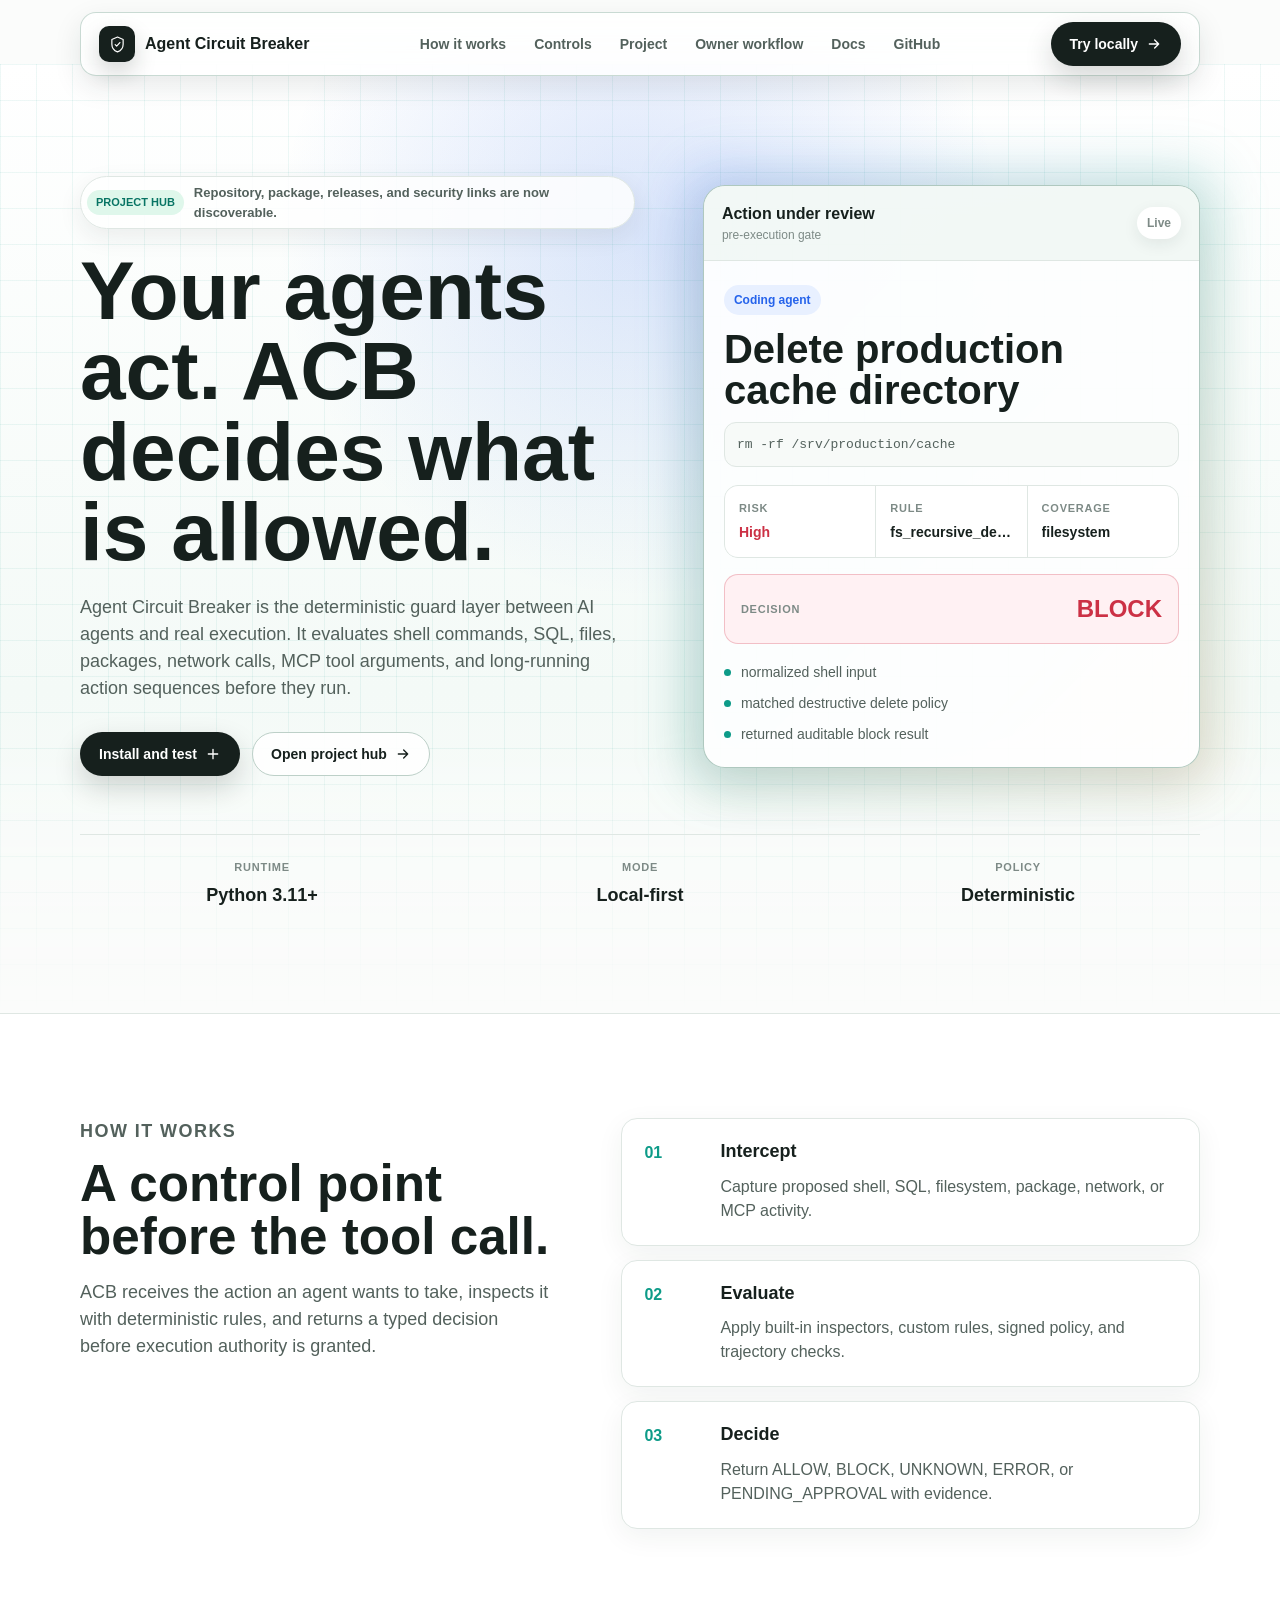
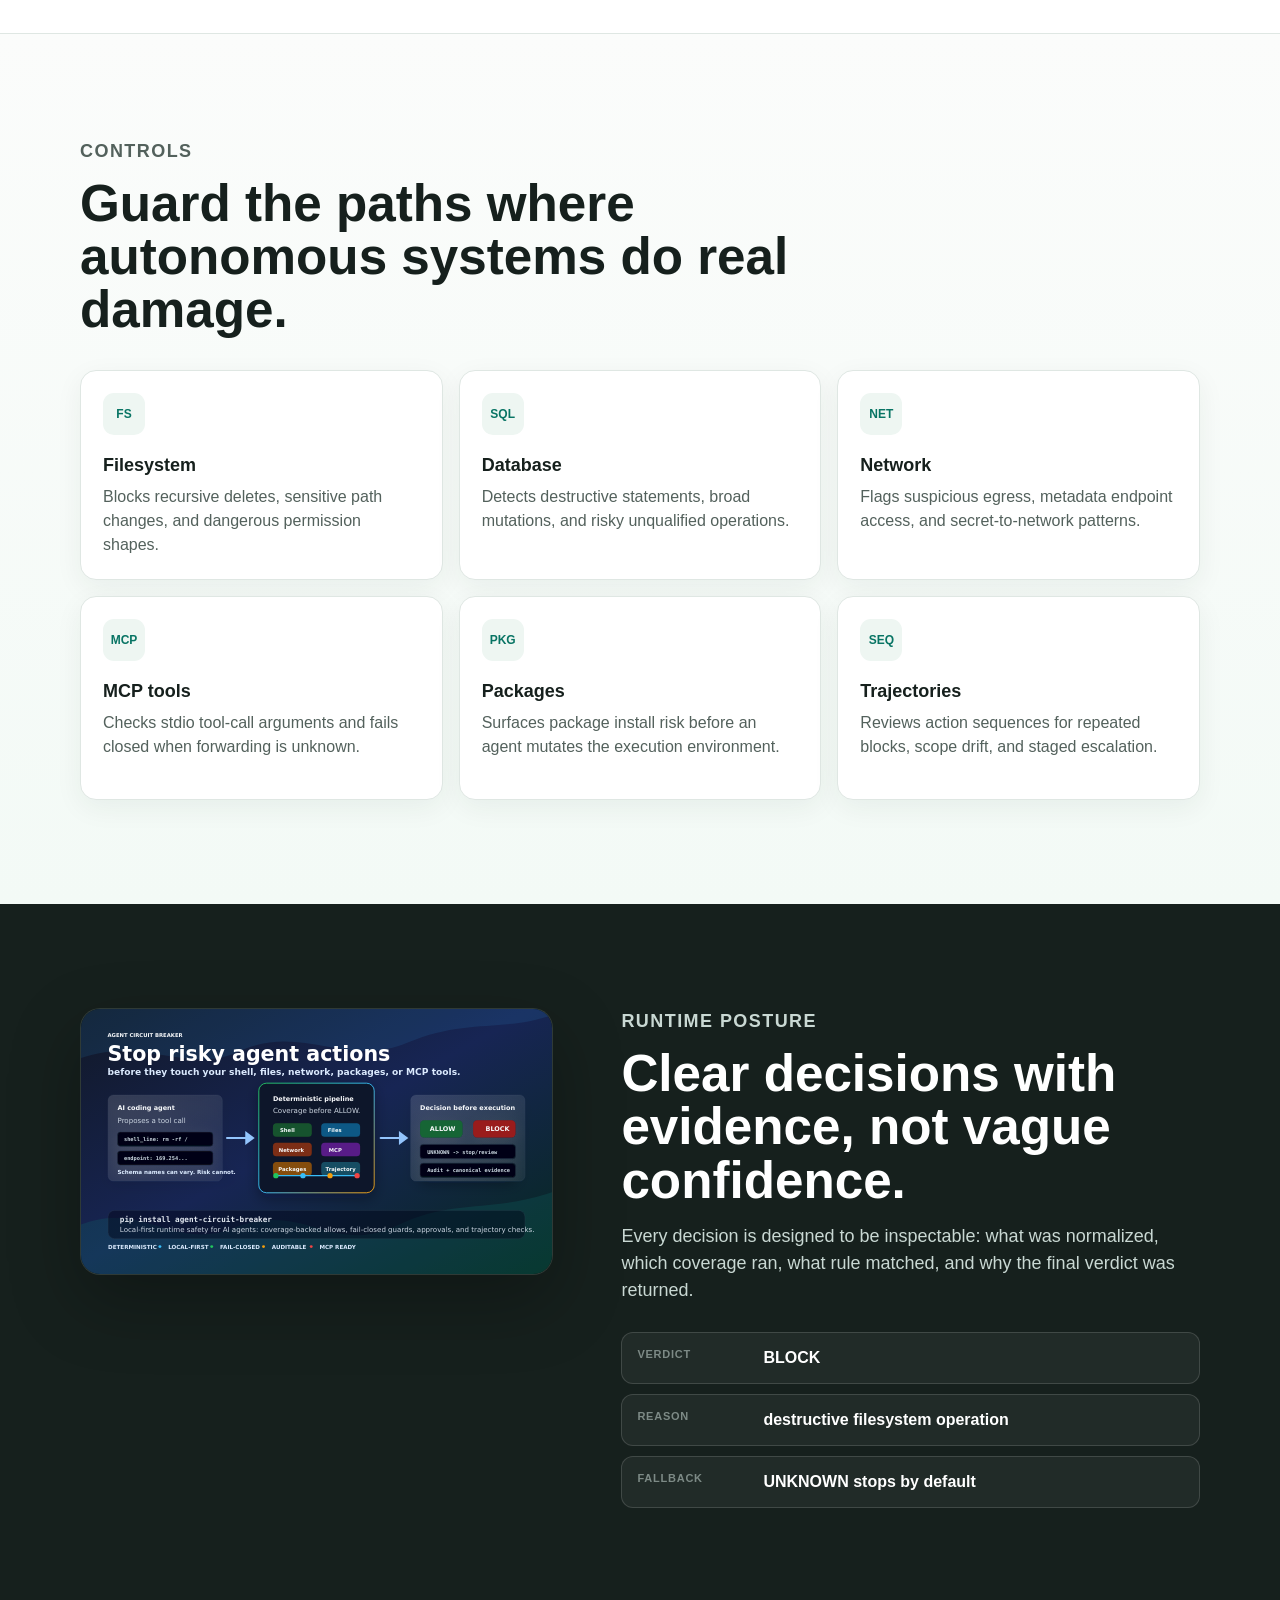
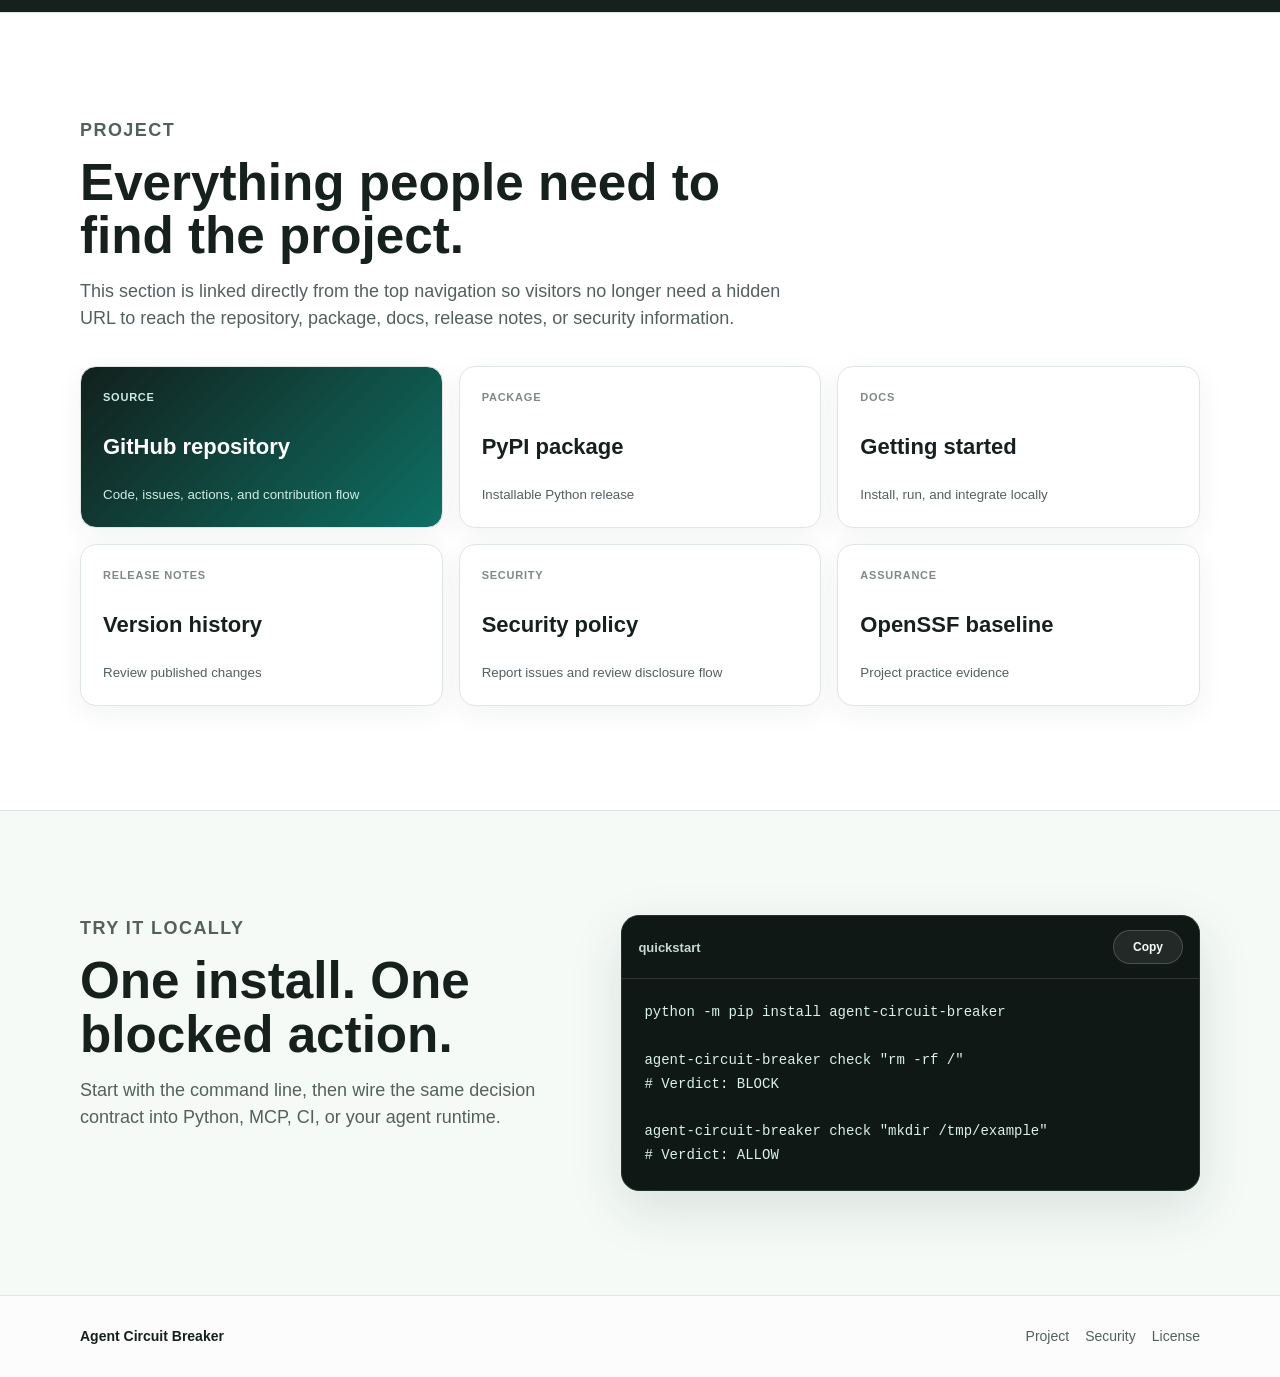
<file: docs/index.html>
<!doctype html>
<html lang="en">
  <head>
    <meta charset="utf-8">
    <meta name="viewport" content="width=device-width, initial-scale=1">
    <title>Agent Circuit Breaker | Runtime Safety for AI Agents</title>
    <meta
      name="description"
      content="Agent Circuit Breaker is an open source runtime safety layer that checks AI agent actions before shell, SQL, filesystem, package, network, or MCP execution."
    >
    <meta
      name="keywords"
      content="AI agent security, AI runtime safety, MCP security, agent guardrails, deterministic policy, agent action approval"
    >
    <meta name="robots" content="index, follow">
    <link rel="canonical" href="https://sagarchhatrala.github.io/agent-circuit-breaker/">
    <meta property="og:type" content="website">
    <meta property="og:title" content="Agent Circuit Breaker | Runtime Safety for AI Agents">
    <meta
      property="og:description"
      content="A deterministic control layer that evaluates agent actions before they reach real systems."
    >
    <meta property="og:url" content="https://sagarchhatrala.github.io/agent-circuit-breaker/">
    <meta property="og:site_name" content="Agent Circuit Breaker">
    <meta property="og:image" content="https://sagarchhatrala.github.io/agent-circuit-breaker/assets/agent-circuit-breaker-readme-hero.svg">
    <meta name="twitter:card" content="summary_large_image">
    <meta name="twitter:title" content="Agent Circuit Breaker | Runtime Safety for AI Agents">
    <meta
      name="twitter:description"
      content="Local-first runtime safety for AI agents, MCP tools, shell commands, SQL, and long-running workflows."
    >
    <link rel="icon" href="favicon.svg" type="image/svg+xml">
    <link rel="stylesheet" href="styles.css">
    <script type="application/ld+json">
      {
        "@context": "https://schema.org",
        "@type": "SoftwareSourceCode",
        "name": "Agent Circuit Breaker",
        "description": "Open source runtime safety layer for AI agent actions.",
        "codeRepository": "https://github.com/sagarchhatrala/agent-circuit-breaker",
        "programmingLanguage": "Python",
        "license": "https://github.com/sagarchhatrala/agent-circuit-breaker/blob/main/LICENSE",
        "runtimePlatform": "Python 3.11+",
        "applicationCategory": "SecurityApplication"
      }
    </script>
  </head>
  <body>
    <a class="skip-link" href="#main">Skip to content</a>

    <header class="site-header" data-elevate>
      <nav class="nav shell" aria-label="Primary navigation">
        <a class="brand" href="#top" aria-label="Agent Circuit Breaker home">
          <span class="brand-mark" aria-hidden="true">
            <svg viewBox="0 0 32 32" focusable="false">
              <path d="M16 3.5 6.5 7.7v7.8c0 6.1 3.8 10.8 9.5 13 5.7-2.2 9.5-6.9 9.5-13V7.7L16 3.5Z"></path>
              <path d="m12.1 16.3 2.5 2.5 5.4-6.1"></path>
            </svg>
          </span>
          <span>Agent Circuit Breaker</span>
        </a>

        <button class="menu-button" type="button" aria-label="Toggle navigation" aria-expanded="false">
          <span></span>
          <span></span>
          <span></span>
        </button>

        <div class="nav-links" data-menu>
          <a href="#how">How it works</a>
          <a href="#controls">Controls</a>
          <a href="#project">Project</a>
          <a href="https://github.com/sagarchhatrala/agent-circuit-breaker/blob/main/docs/OWNER_SERVICE.md">Owner workflow</a>
          <a href="https://github.com/sagarchhatrala/agent-circuit-breaker/blob/main/docs/GETTING_STARTED.md">Docs</a>
          <a href="https://github.com/sagarchhatrala/agent-circuit-breaker">GitHub</a>
        </div>

        <a class="nav-cta" href="#try">
          <span>Try locally</span>
          <svg viewBox="0 0 24 24" aria-hidden="true">
            <path d="M5 12h14M13 6l6 6-6 6"></path>
          </svg>
        </a>
      </nav>
    </header>

    <main id="main">
      <section id="top" class="hero section">
        <div class="grid-surface" aria-hidden="true"></div>
        <div class="shell hero-shell">
          <div class="hero-copy reveal">
            <a class="announcement" href="#project">
              <span>Project hub</span>
              Repository, package, releases, and security links are now discoverable.
            </a>
            <h1>Your agents act. ACB decides what is allowed.</h1>
            <p class="hero-lede">
              Agent Circuit Breaker is the deterministic guard layer between AI agents and real execution. It evaluates shell commands, SQL, files, packages, network calls, MCP tool arguments, and long-running action sequences before they run.
            </p>
            <div class="hero-actions" aria-label="Primary actions">
              <a class="button button-primary" href="#try">
                <span>Install and test</span>
                <svg viewBox="0 0 24 24" aria-hidden="true">
                  <path d="M12 5v14M5 12h14"></path>
                </svg>
              </a>
              <a class="button button-secondary" href="#project">
                <span>Open project hub</span>
                <svg viewBox="0 0 24 24" aria-hidden="true">
                  <path d="M5 12h14M13 6l6 6-6 6"></path>
                </svg>
              </a>
            </div>
          </div>

          <div class="hero-product reveal" aria-label="Agent Circuit Breaker action review">
            <div class="review-window">
              <div class="window-top">
                <div>
                  <strong>Action under review</strong>
                  <span>pre-execution gate</span>
                </div>
                <span class="live-pill">Live</span>
              </div>
              <div class="action-summary">
                <span class="source-pill">Coding agent</span>
                <h2>Delete production cache directory</h2>
                <code>rm -rf /srv/production/cache</code>
              </div>
              <div class="signal-grid">
                <div>
                  <span>Risk</span>
                  <strong class="danger">High</strong>
                </div>
                <div>
                  <span>Rule</span>
                  <strong>fs_recursive_delete</strong>
                </div>
                <div>
                  <span>Coverage</span>
                  <strong>filesystem</strong>
                </div>
              </div>
              <div class="decision-strip">
                <span>Decision</span>
                <strong>BLOCK</strong>
              </div>
              <ul class="audit-list" aria-label="Audit events">
                <li><span></span>normalized shell input</li>
                <li><span></span>matched destructive delete policy</li>
                <li><span></span>returned auditable block result</li>
              </ul>
            </div>
          </div>
        </div>

        <div class="shell proof-row" aria-label="Project facts">
          <div>
            <span>Runtime</span>
            <strong>Python 3.11+</strong>
          </div>
          <div>
            <span>Mode</span>
            <strong>Local-first</strong>
          </div>
          <div>
            <span>Policy</span>
            <strong>Deterministic</strong>
          </div>
        </div>
      </section>

      <section id="how" class="section split-section">
        <div class="shell split-grid">
          <div class="section-copy">
            <p class="eyebrow">How it works</p>
            <h2>A control point before the tool call.</h2>
            <p>
              ACB receives the action an agent wants to take, inspects it with deterministic rules, and returns a typed decision before execution authority is granted.
            </p>
          </div>
          <div class="pipeline" aria-label="Agent action pipeline">
            <article>
              <span>01</span>
              <h3>Intercept</h3>
              <p>Capture proposed shell, SQL, filesystem, package, network, or MCP activity.</p>
            </article>
            <article>
              <span>02</span>
              <h3>Evaluate</h3>
              <p>Apply built-in inspectors, custom rules, signed policy, and trajectory checks.</p>
            </article>
            <article>
              <span>03</span>
              <h3>Decide</h3>
              <p>Return ALLOW, BLOCK, UNKNOWN, ERROR, or PENDING_APPROVAL with evidence.</p>
            </article>
          </div>
        </div>
      </section>

      <section id="controls" class="section controls-section">
        <div class="shell">
          <div class="section-heading">
            <p class="eyebrow">Controls</p>
            <h2>Guard the paths where autonomous systems do real damage.</h2>
          </div>
          <div class="control-grid">
            <article>
              <span class="control-icon">FS</span>
              <h3>Filesystem</h3>
              <p>Blocks recursive deletes, sensitive path changes, and dangerous permission shapes.</p>
            </article>
            <article>
              <span class="control-icon">SQL</span>
              <h3>Database</h3>
              <p>Detects destructive statements, broad mutations, and risky unqualified operations.</p>
            </article>
            <article>
              <span class="control-icon">NET</span>
              <h3>Network</h3>
              <p>Flags suspicious egress, metadata endpoint access, and secret-to-network patterns.</p>
            </article>
            <article>
              <span class="control-icon">MCP</span>
              <h3>MCP tools</h3>
              <p>Checks stdio tool-call arguments and fails closed when forwarding is unknown.</p>
            </article>
            <article>
              <span class="control-icon">PKG</span>
              <h3>Packages</h3>
              <p>Surfaces package install risk before an agent mutates the execution environment.</p>
            </article>
            <article>
              <span class="control-icon">SEQ</span>
              <h3>Trajectories</h3>
              <p>Reviews action sequences for repeated blocks, scope drift, and staged escalation.</p>
            </article>
          </div>
        </div>
      </section>

      <section class="section visual-section">
        <div class="shell visual-grid">
          <div class="asset-frame">
            <img src="assets/agent-circuit-breaker-readme-hero.svg" alt="Agent Circuit Breaker deterministic safety pipeline diagram">
          </div>
          <div class="section-copy">
            <p class="eyebrow">Runtime posture</p>
            <h2>Clear decisions with evidence, not vague confidence.</h2>
            <p>
              Every decision is designed to be inspectable: what was normalized, which coverage ran, what rule matched, and why the final verdict was returned.
            </p>
            <div class="mini-ledger" aria-label="Decision evidence examples">
              <div><span>Verdict</span><strong>BLOCK</strong></div>
              <div><span>Reason</span><strong>destructive filesystem operation</strong></div>
              <div><span>Fallback</span><strong>UNKNOWN stops by default</strong></div>
            </div>
          </div>
        </div>
      </section>

      <section id="project" class="section project-section">
        <div class="shell">
          <div class="section-heading compact">
            <p class="eyebrow">Project</p>
            <h2>Everything people need to find the project.</h2>
            <p>
              This section is linked directly from the top navigation so visitors no longer need a hidden URL to reach the repository, package, docs, release notes, or security information.
            </p>
          </div>
          <div class="project-grid">
            <a class="project-link primary-link" href="https://github.com/sagarchhatrala/agent-circuit-breaker">
              <span>Source</span>
              <strong>GitHub repository</strong>
              <small>Code, issues, actions, and contribution flow</small>
            </a>
            <a class="project-link" href="https://pypi.org/project/agent-circuit-breaker/">
              <span>Package</span>
              <strong>PyPI package</strong>
              <small>Installable Python release</small>
            </a>
            <a class="project-link" href="https://github.com/sagarchhatrala/agent-circuit-breaker/blob/main/docs/GETTING_STARTED.md">
              <span>Docs</span>
              <strong>Getting started</strong>
              <small>Install, run, and integrate locally</small>
            </a>
            <a class="project-link" href="https://github.com/sagarchhatrala/agent-circuit-breaker/releases">
              <span>Release notes</span>
              <strong>Version history</strong>
              <small>Review published changes</small>
            </a>
            <a class="project-link" href="https://github.com/sagarchhatrala/agent-circuit-breaker/security/policy">
              <span>Security</span>
              <strong>Security policy</strong>
              <small>Report issues and review disclosure flow</small>
            </a>
            <a class="project-link" href="https://www.bestpractices.dev/projects/14222">
              <span>Assurance</span>
              <strong>OpenSSF baseline</strong>
              <small>Project practice evidence</small>
            </a>
          </div>
        </div>
      </section>

      <section id="try" class="section try-section">
        <div class="shell try-grid">
          <div class="section-copy">
            <p class="eyebrow">Try it locally</p>
            <h2>One install. One blocked action.</h2>
            <p>
              Start with the command line, then wire the same decision contract into Python, MCP, CI, or your agent runtime.
            </p>
          </div>
          <div class="terminal">
            <div class="terminal-top">
              <span>quickstart</span>
              <button class="copy-button" type="button" data-copy="#quickstart-code">Copy</button>
            </div>
            <pre id="quickstart-code"><code>python -m pip install agent-circuit-breaker

agent-circuit-breaker check "rm -rf /"
# Verdict: BLOCK

agent-circuit-breaker check "mkdir /tmp/example"
# Verdict: ALLOW</code></pre>
          </div>
        </div>
      </section>
    </main>

    <footer class="footer">
      <div class="shell footer-inner">
        <a class="footer-brand" href="#top">Agent Circuit Breaker</a>
        <div>
          <a href="#project">Project</a>
          <a href="https://github.com/sagarchhatrala/agent-circuit-breaker/blob/main/SECURITY.md">Security</a>
          <a href="https://github.com/sagarchhatrala/agent-circuit-breaker/blob/main/LICENSE">License</a>
        </div>
      </div>
    </footer>

    <script src="script.js"></script>
  </body>
</html>
</file>
<file: docs/styles.css>
:root {
  --canvas: #fbfcfb;
  --paper: #ffffff;
  --ink: #16201d;
  --ink-soft: #53615c;
  --ink-faint: #7d8a86;
  --line: #dfe7e3;
  --line-strong: #bdd0c8;
  --mist: #eef6f2;
  --mint: #c6f3df;
  --teal: #0d9b88;
  --blue: #2563eb;
  --danger: #cc3145;
  --shadow-soft: 0 18px 54px rgba(21, 44, 37, 0.12);
  --shadow-tight: 0 10px 28px rgba(21, 44, 37, 0.1);
}

* { box-sizing: border-box; }
html { scroll-behavior: smooth; }
body {
  margin: 0;
  overflow-x: hidden;
  background: var(--canvas);
  color: var(--ink);
  font-family: "Aptos", "Segoe UI Variable", "Segoe UI", sans-serif;
  line-height: 1.5;
  text-rendering: optimizeLegibility;
}
a { color: inherit; text-decoration: none; }
img, svg { display: block; max-width: 100%; }
svg { fill: none; stroke: currentColor; stroke-width: 2; stroke-linecap: round; stroke-linejoin: round; }
code, pre { font-family: "Cascadia Code", "SFMono-Regular", Consolas, monospace; }
pre { margin: 0; white-space: pre-wrap; word-break: break-word; }

.skip-link {
  position: absolute;
  left: 16px;
  top: -56px;
  z-index: 20;
  padding: 10px 14px;
  border-radius: 8px;
  background: var(--ink);
  color: var(--paper);
}
.skip-link:focus { top: 16px; }
.shell { width: min(1120px, calc(100% - 40px)); margin: 0 auto; }
.section { position: relative; padding: 104px 0; }

.site-header {
  position: sticky;
  top: 12px;
  z-index: 10;
  padding: 0 16px;
  pointer-events: none;
}
.nav {
  min-height: 64px;
  display: grid;
  grid-template-columns: auto 1fr auto;
  align-items: center;
  gap: 20px;
  padding: 0 18px;
  border: 1px solid rgba(190, 210, 202, 0.82);
  border-radius: 16px;
  background: rgba(255, 255, 255, 0.78);
  box-shadow: var(--shadow-tight);
  backdrop-filter: blur(18px);
  pointer-events: auto;
}
.brand, .nav-links, .nav-cta, .button, .announcement, .project-link, .footer a {
  transition: color 160ms ease, background 160ms ease, border-color 160ms ease, transform 160ms ease, box-shadow 160ms ease;
}
.brand { display: inline-flex; align-items: center; gap: 10px; font-weight: 800; }
.brand-mark {
  display: grid;
  width: 36px;
  height: 36px;
  place-items: center;
  border-radius: 10px;
  background: var(--ink);
  color: var(--paper);
  box-shadow: 0 10px 22px rgba(22, 32, 29, 0.18);
}
.brand-mark svg { width: 19px; height: 19px; }
.nav-links { justify-self: center; display: flex; align-items: center; gap: 4px; }
.nav-links a {
  border-radius: 10px;
  padding: 9px 12px;
  color: var(--ink-soft);
  font-size: 14px;
  font-weight: 700;
}
.nav-links a:hover { background: var(--mist); color: var(--ink); }
.nav-cta, .button {
  display: inline-flex;
  min-height: 44px;
  align-items: center;
  justify-content: center;
  gap: 8px;
  border-radius: 999px;
  border: 1px solid transparent;
  padding: 0 18px;
  font-size: 14px;
  font-weight: 800;
}
.nav-cta, .button-primary {
  background: var(--ink);
  color: var(--paper);
  box-shadow: 0 12px 28px rgba(22, 32, 29, 0.18);
}
.nav-cta svg, .button svg { width: 16px; height: 16px; }
.nav-cta:hover, .button-primary:hover { background: #24332f; transform: translateY(-1px); }
.button-secondary { border-color: var(--line-strong); background: rgba(255, 255, 255, 0.9); color: var(--ink); }
.button-secondary:hover { border-color: rgba(13, 155, 136, 0.45); background: #f3fbf7; }
.menu-button {
  display: none;
  width: 44px;
  height: 44px;
  place-items: center;
  gap: 4px;
  border: 1px solid var(--line);
  border-radius: 10px;
  background: var(--paper);
  color: var(--ink);
}
.menu-button span { display: block; width: 18px; height: 2px; border-radius: 2px; background: currentColor; }
.brand:focus-visible, .nav-links a:focus-visible, .nav-cta:focus-visible, .button:focus-visible,
.announcement:focus-visible, .project-link:focus-visible, .copy-button:focus-visible, .footer a:focus-visible,
.menu-button:focus-visible { outline: 3px solid rgba(37, 99, 235, 0.32); outline-offset: 3px; }

.hero { min-height: 760px; padding-top: 112px; overflow: hidden; }
.grid-surface {
  position: absolute;
  inset: 0;
  background:
    linear-gradient(rgba(13, 155, 136, 0.07) 1px, transparent 1px),
    linear-gradient(90deg, rgba(13, 155, 136, 0.07) 1px, transparent 1px),
    radial-gradient(circle at 50% 18%, rgba(37, 99, 235, 0.16), transparent 36%),
    linear-gradient(180deg, #ffffff 0%, #f4faf7 66%, #fbfcfb 100%);
  background-size: 36px 36px, 36px 36px, auto, auto;
  mask-image: linear-gradient(to bottom, black 72%, transparent);
}
.hero-shell {
  position: relative;
  display: grid;
  grid-template-columns: minmax(0, 0.96fr) minmax(0, 0.86fr);
  align-items: center;
  gap: 68px;
}
.hero-copy { min-width: 0; }
.announcement {
  display: inline-flex;
  align-items: center;
  gap: 10px;
  max-width: 100%;
  margin-bottom: 22px;
  border: 1px solid var(--line);
  border-radius: 999px;
  background: rgba(255, 255, 255, 0.82);
  padding: 6px 12px 6px 6px;
  color: var(--ink-soft);
  font-size: 13px;
  font-weight: 700;
  box-shadow: 0 8px 24px rgba(21, 44, 37, 0.08);
}
.announcement span {
  flex: 0 0 auto;
  border-radius: 999px;
  background: #dff7eb;
  padding: 4px 9px;
  color: #087464;
  font-size: 11px;
  font-weight: 900;
  text-transform: uppercase;
}
h1, h2, h3, p { margin-top: 0; }
h1 { max-width: 780px; margin-bottom: 22px; font-size: clamp(48px, 7vw, 82px); line-height: 0.98; letter-spacing: 0; }
h2 { margin-bottom: 16px; font-size: clamp(32px, 4vw, 52px); line-height: 1.04; letter-spacing: 0; }
h3 { margin-bottom: 8px; font-size: 18px; line-height: 1.2; }
h1, h2, .hero-lede { overflow-wrap: anywhere; }
.hero-lede, .section-copy p, .section-heading p { color: var(--ink-soft); font-size: 18px; }
.eyebrow { margin-bottom: 12px; color: var(--teal); font-size: 12px; font-weight: 900; letter-spacing: 0.08em; text-transform: uppercase; }
.hero-actions { display: flex; flex-wrap: wrap; gap: 12px; margin-top: 30px; }

.hero-product { position: relative; min-width: 0; }
.hero-product::before {
  content: "";
  position: absolute;
  inset: -20px;
  border-radius: 32px;
  background: linear-gradient(135deg, rgba(37, 99, 235, 0.18), rgba(13, 155, 136, 0.18), rgba(217, 139, 31, 0.12));
  filter: blur(24px);
}
.review-window {
  position: relative;
  overflow: hidden;
  border: 1px solid rgba(167, 195, 184, 0.9);
  border-radius: 22px;
  background: rgba(255, 255, 255, 0.94);
  box-shadow: var(--shadow-soft);
}
.window-top {
  display: flex;
  align-items: center;
  justify-content: space-between;
  gap: 16px;
  border-bottom: 1px solid var(--line);
  background: rgba(238, 246, 242, 0.68);
  padding: 16px 18px;
}
.window-top div { min-width: 0; }
.window-top strong, .window-top span { display: block; }
.window-top span { color: var(--ink-faint); font-size: 12px; }
.live-pill {
  display: inline-flex;
  align-items: center;
  gap: 6px;
  border-radius: 999px;
  background: var(--paper);
  padding: 7px 10px;
  color: #087464;
  font-size: 12px;
  font-weight: 900;
  box-shadow: 0 5px 16px rgba(21, 44, 37, 0.08);
}
.live-pill::before { content: ""; width: 7px; height: 7px; border-radius: 999px; background: #16a56f; }
.action-summary, .signal-grid, .decision-strip, .audit-list { margin: 0 20px; }
.action-summary { padding: 24px 0 18px; }
.source-pill {
  display: inline-flex;
  margin-bottom: 14px;
  border-radius: 999px;
  background: #e8f0ff;
  padding: 6px 10px;
  color: var(--blue);
  font-size: 12px;
  font-weight: 900;
}
.action-summary h2 { margin-bottom: 10px; font-size: clamp(28px, 3.4vw, 40px); }
.action-summary code {
  display: block;
  overflow-wrap: anywhere;
  border: 1px solid var(--line);
  border-radius: 12px;
  background: #f7faf8;
  padding: 12px;
  color: var(--ink-soft);
  font-size: 13px;
}
.signal-grid {
  display: grid;
  grid-template-columns: repeat(3, minmax(0, 1fr));
  overflow: hidden;
  border: 1px solid var(--line);
  border-radius: 14px;
  background: var(--line);
  gap: 1px;
}
.signal-grid div { min-width: 0; background: var(--paper); padding: 14px; }
.signal-grid span, .decision-strip span, .mini-ledger span, .proof-row span, .project-link span {
  display: block;
  color: var(--ink-faint);
  font-size: 11px;
  font-weight: 900;
  letter-spacing: 0.07em;
  text-transform: uppercase;
}
.signal-grid strong {
  display: block;
  min-width: 0;
  overflow: hidden;
  margin-top: 5px;
  color: var(--ink);
  font-size: 14px;
  text-overflow: ellipsis;
  white-space: nowrap;
}
.signal-grid .danger { color: var(--danger); }
.decision-strip {
  display: flex;
  align-items: center;
  justify-content: space-between;
  gap: 16px;
  margin-top: 16px;
  border-radius: 14px;
  border: 1px solid rgba(204, 49, 69, 0.26);
  background: #fff1f3;
  padding: 16px;
}
.decision-strip strong { color: var(--danger); font-size: 24px; }
.audit-list { display: grid; gap: 10px; padding: 18px 0 22px; color: var(--ink-soft); font-size: 14px; list-style: none; }
.audit-list li { display: flex; align-items: center; gap: 10px; }
.audit-list li span { width: 7px; height: 7px; flex: 0 0 auto; border-radius: 999px; background: var(--teal); }
.proof-row {
  position: relative;
  display: grid;
  grid-template-columns: repeat(3, 1fr);
  gap: 14px;
  margin-top: 58px;
  border-top: 1px solid var(--line);
  padding-top: 24px;
  text-align: center;
}
.proof-row strong { display: block; margin-top: 6px; font-size: 18px; }

.split-section, .project-section { background: var(--paper); border-top: 1px solid var(--line); border-bottom: 1px solid var(--line); }
.split-grid, .visual-grid, .try-grid { display: grid; grid-template-columns: 0.9fr 1.1fr; gap: 68px; align-items: start; }
.section-copy, .section-heading { max-width: 720px; }
.pipeline { display: grid; gap: 14px; }
.pipeline article, .control-grid article, .project-link {
  border: 1px solid var(--line);
  border-radius: 16px;
  background: var(--paper);
  box-shadow: 0 8px 28px rgba(21, 44, 37, 0.06);
}
.pipeline article { display: grid; grid-template-columns: 58px 1fr; gap: 4px 18px; padding: 22px; }
.pipeline span { grid-row: span 2; color: var(--teal); font-weight: 900; }
.pipeline p, .control-grid p, .project-link small { margin: 0; color: var(--ink-soft); }
.controls-section { background: linear-gradient(180deg, var(--canvas), #f3faf6); }
.section-heading { margin-bottom: 34px; }
.section-heading.compact p { max-width: 760px; }
.control-grid { display: grid; grid-template-columns: repeat(3, minmax(0, 1fr)); gap: 16px; }
.control-grid article { min-height: 204px; padding: 22px; }
.control-icon {
  display: grid;
  width: 42px;
  height: 42px;
  place-items: center;
  margin-bottom: 20px;
  border-radius: 11px;
  background: var(--mist);
  color: #087464;
  font-size: 12px;
  font-weight: 900;
}
.visual-section { background: var(--ink); color: var(--paper); }
.visual-section .section-copy p { color: #c9d8d3; }
.visual-section .eyebrow { color: var(--mint); }
.asset-frame {
  overflow: hidden;
  border: 1px solid rgba(255, 255, 255, 0.16);
  border-radius: 20px;
  background: #071410;
  box-shadow: 0 26px 70px rgba(0, 0, 0, 0.28);
}
.asset-frame img { width: 100%; height: 100%; object-fit: cover; }
.mini-ledger { display: grid; gap: 10px; margin-top: 28px; }
.mini-ledger div {
  display: grid;
  grid-template-columns: 110px 1fr;
  gap: 16px;
  border: 1px solid rgba(255, 255, 255, 0.14);
  border-radius: 12px;
  padding: 13px 15px;
  background: rgba(255, 255, 255, 0.05);
}
.mini-ledger strong { min-width: 0; overflow-wrap: anywhere; }
.project-grid { display: grid; grid-template-columns: repeat(3, minmax(0, 1fr)); gap: 16px; }
.project-link {
  display: flex;
  min-height: 162px;
  flex-direction: column;
  justify-content: space-between;
  padding: 22px;
}
.project-link:hover { border-color: rgba(13, 155, 136, 0.55); box-shadow: 0 18px 44px rgba(21, 44, 37, 0.11); transform: translateY(-2px); }
.project-link strong { display: block; margin: 12px 0 8px; font-size: 22px; line-height: 1.12; }
.primary-link { background: linear-gradient(135deg, #12201c, #0e6f63); color: var(--paper); }
.primary-link span, .primary-link small { color: #ceece3; }
.try-section { background: #f5faf7; }
.terminal { overflow: hidden; border: 1px solid #20322d; border-radius: 18px; background: #101815; color: #f5faf7; box-shadow: var(--shadow-soft); }
.terminal-top { display: flex; align-items: center; justify-content: space-between; gap: 16px; border-bottom: 1px solid rgba(255, 255, 255, 0.12); padding: 14px 16px; color: #c6d8d1; font-size: 13px; font-weight: 800; }
.terminal pre { padding: 22px; color: #d9f1e8; font-size: 14px; line-height: 1.7; }
.copy-button { min-width: 70px; min-height: 34px; border: 1px solid rgba(255, 255, 255, 0.18); border-radius: 999px; background: rgba(255, 255, 255, 0.08); color: #f5faf7; cursor: pointer; font: inherit; font-size: 12px; font-weight: 900; }
.copy-button:hover { background: rgba(255, 255, 255, 0.14); }
.footer { border-top: 1px solid var(--line); padding: 30px 0; color: var(--ink-soft); font-size: 14px; }
.footer-inner { display: flex; align-items: center; justify-content: space-between; gap: 18px; }
.footer-brand { color: var(--ink); font-weight: 900; }
.footer-inner div { display: flex; flex-wrap: wrap; gap: 16px; }
.footer a:hover { color: var(--teal); }
.reveal { opacity: 1; }

@media (max-width: 940px) {
  .site-header { top: 8px; }
  .nav { grid-template-columns: 1fr auto; padding: 10px; }
  .menu-button { display: grid; }
  .nav-links {
    display: none;
    grid-column: 1 / -1;
    justify-self: stretch;
    grid-template-columns: repeat(2, minmax(0, 1fr));
    gap: 8px;
    padding-top: 6px;
  }
  .nav-links.is-open { display: grid; }
  .nav-links a { background: var(--mist); text-align: center; }
  .nav-cta { display: none; }
  .hero { min-height: auto; padding-top: 92px; }
  .hero-shell, .split-grid, .visual-grid, .try-grid { grid-template-columns: 1fr; gap: 42px; }
  .control-grid, .project-grid { grid-template-columns: repeat(2, minmax(0, 1fr)); }
}

@media (max-width: 620px) {
  .shell { width: min(100% - 32px, 1120px); }
  .section { padding: 72px 0; }
  h1 { font-size: 42px; line-height: 1.03; }
  .hero-lede, .section-copy p, .section-heading p { font-size: 16px; }
  .brand span:last-child { max-width: 190px; overflow: hidden; text-overflow: ellipsis; white-space: nowrap; }
  .announcement { align-items: flex-start; flex-wrap: wrap; border-radius: 14px; line-height: 1.35; }
  .hero-actions, .proof-row, .signal-grid, .control-grid, .project-grid { grid-template-columns: 1fr; }
  .hero-actions { display: grid; }
  .button { width: 100%; }
  .action-summary, .signal-grid, .decision-strip, .audit-list { margin-right: 14px; margin-left: 14px; }
  .window-top { align-items: flex-start; }
  .proof-row { display: grid; gap: 16px; text-align: left; }
  .pipeline article, .mini-ledger div { grid-template-columns: 1fr; }
  .footer-inner { align-items: flex-start; flex-direction: column; }
}
</file>
